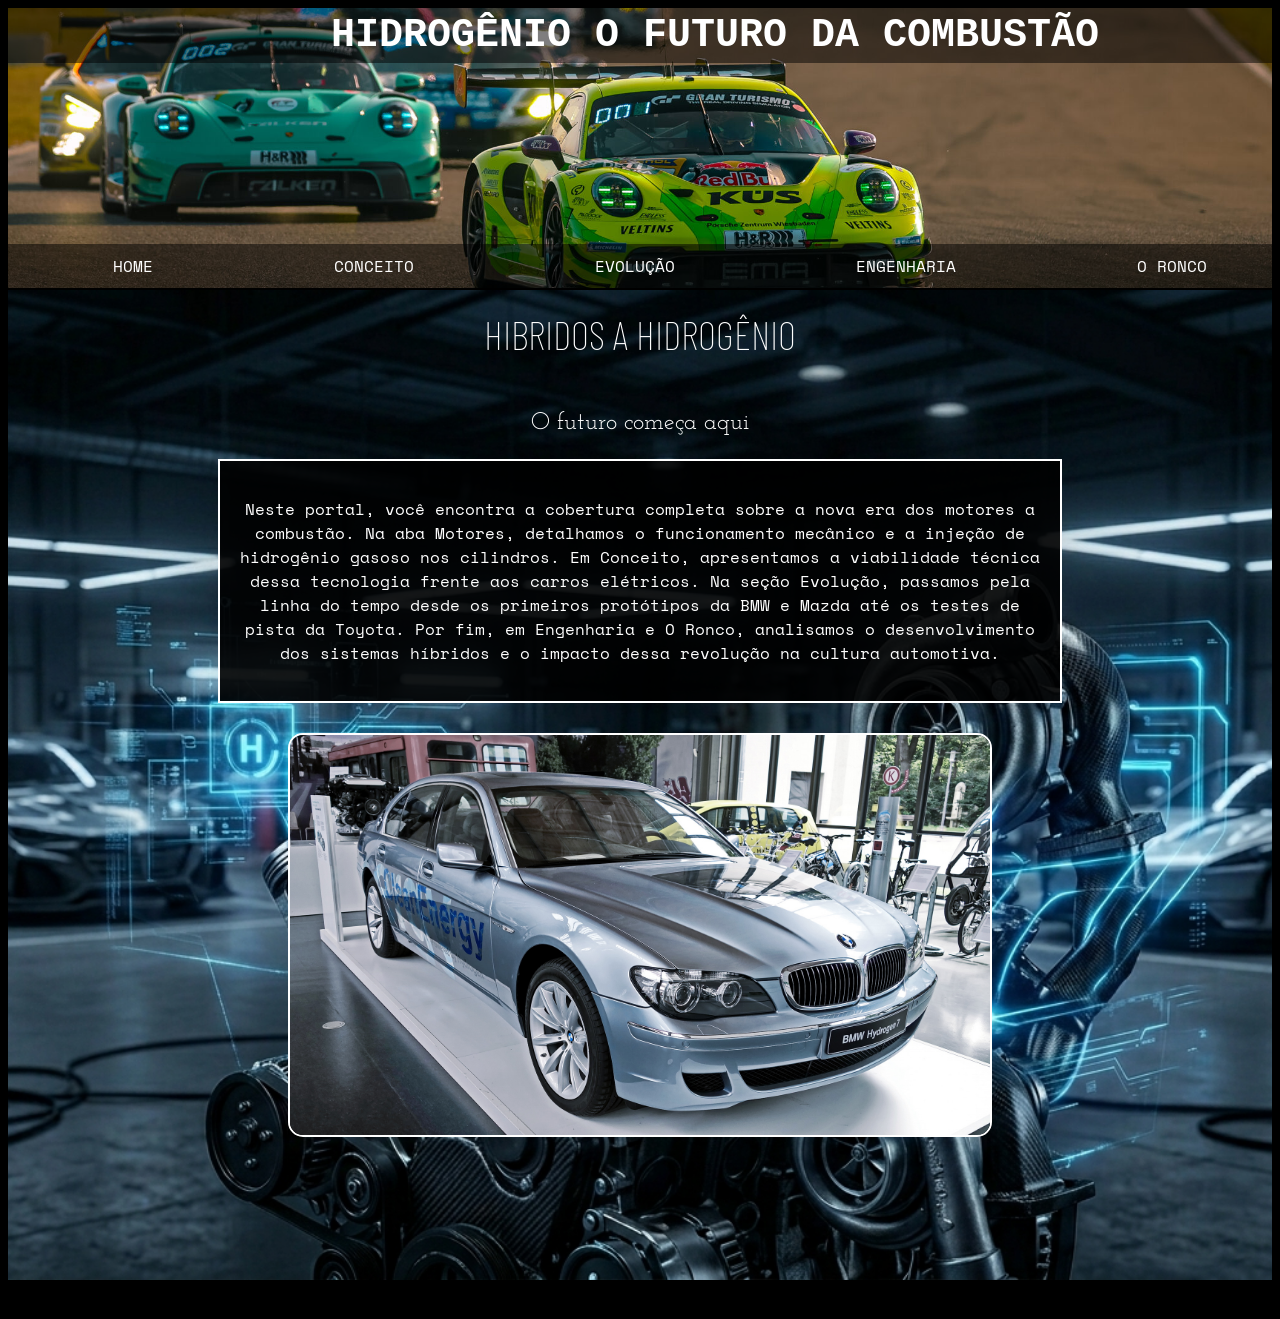
<file: index.html>
<!DOCTYPE html>
<html lang="pt-br">
<head>
    <meta charset="UTF-8">
    <meta name="viewport" content="width=device-width, initial-scale=1.0">

    <title>Hidrogênio</title>
    <link rel="preconnect" href="https://fonts.googleapis.com">
 <link rel="preconnect" href="https://fonts.gstatic.com" crossorigin>
 <link href="https://fonts.googleapis.com/css2?family=Intel+One+Mono:ital,wght@0,300..700;1,300..700&family=Space+Mono:ital,wght@0,400;0,700;1,400;1,700&display=swap" rel="stylesheet">



 <link rel="preconnect" href="https://fonts.googleapis.com">
 <link rel="preconnect" href="https://fonts.gstatic.com" crossorigin>
 <link href="https://fonts.googleapis.com/css2?family=Intel+One+Mono:ital,wght@0,300..700;1,300..700&family=Josefin+Slab:ital,wght@0,100..700;1,100..700&family=Space+Mono:ital,wght@0,400;0,700;1,400;1,700&display=swap" rel="stylesheet">




  <link rel="preconnect" href="https://fonts.googleapis.com">
 <link rel="preconnect" href="https://fonts.gstatic.com" crossorigin>
 <link href="https://fonts.googleapis.com/css2?family=Intel+One+Mono:ital,wght@0,300..700;1,300..700&family=Josefin+Slab:ital,wght@0,100..700;1,100..700&family=Judson:ital,wght@0,400;0,700;1,400&family=Space+Mono:ital,wght@0,400;0,700;1,400;1,700&display=swap" rel="stylesheet">


 <link rel="preconnect" href="https://fonts.googleapis.com">
<link rel="preconnect" href="https://fonts.gstatic.com" crossorigin>
<link href="https://fonts.googleapis.com/css2?family=Barlow+Condensed:ital,wght@0,100;0,200;0,300;0,400;0,500;0,600;0,700;0,800;0,900;1,100;1,200;1,300;1,400;1,500;1,600;1,700;1,800;1,900&display=swap" rel="stylesheet">


<link rel="preconnect" href="https://fonts.googleapis.com">
<link rel="preconnect" href="https://fonts.gstatic.com" crossorigin>
<link href="https://fonts.googleapis.com/css2?family=Josefin+Slab:ital,wght@0,100..700;1,100..700&display=swap" rel="stylesheet">



<link rel="preconnect" href="https://fonts.googleapis.com">
<link rel="preconnect" href="https://fonts.gstatic.com" crossorigin>
<link href="https://fonts.googleapis.com/css2?family=Josefin+Slab:ital,wght@0,100..700;1,100..700&family=Judson:ital,wght@0,400;0,700;1,400&display=swap" rel="stylesheet">


  <link rel="stylesheet" href="style.css">
</head>
<body>
    <nav>
         <img src="1-24hNbr25_062119474657856JB-1-2048x1365.jpg" alt="Combustão de Hidrogênio">
        <h1>HIDROGÊNIO O FUTURO DA COMBUSTÃO</h1>
        <div  class="nav-links">
            <a href="home.html">Home</a>
            <a href="conceito.html">Conceito</a>
            <a href="evolucao.html">Evolução</a>
            <a href="engenharia.html">Engenharia</a>
            <a href="ronco.html">O ronco</a>
        </div>
    </nav>

<div class="container">
 <section class="conteudo">
    <h2>HIBRIDOS A HIDROGÊNIO</h2>
    <p class="subtitulo">O futuro começa aqui</p>

    <div class="texto-principal">
        <p>
        Neste portal, você encontra a cobertura completa sobre a nova era dos motores a combustão. Na aba Motores, detalhamos o funcionamento mecânico e a injeção de hidrogênio gasoso nos cilindros. Em Conceito, apresentamos a viabilidade técnica dessa tecnologia frente aos carros elétricos. Na seção Evolução, passamos pela linha do tempo desde os primeiros protótipos da BMW e Mazda até os testes de pista da Toyota. Por fim, em Engenharia e O Ronco, analisamos o desenvolvimento dos sistemas híbridos e o impacto dessa revolução na cultura automotiva.
        </p>
    </div>


<div class="imagem"> <img src="BMW_Hydrogen_7_(32402740931).jpg" alt="BMW Hydrogen 7">
</div>
</section>
</div>
</body>
</html>
</file>
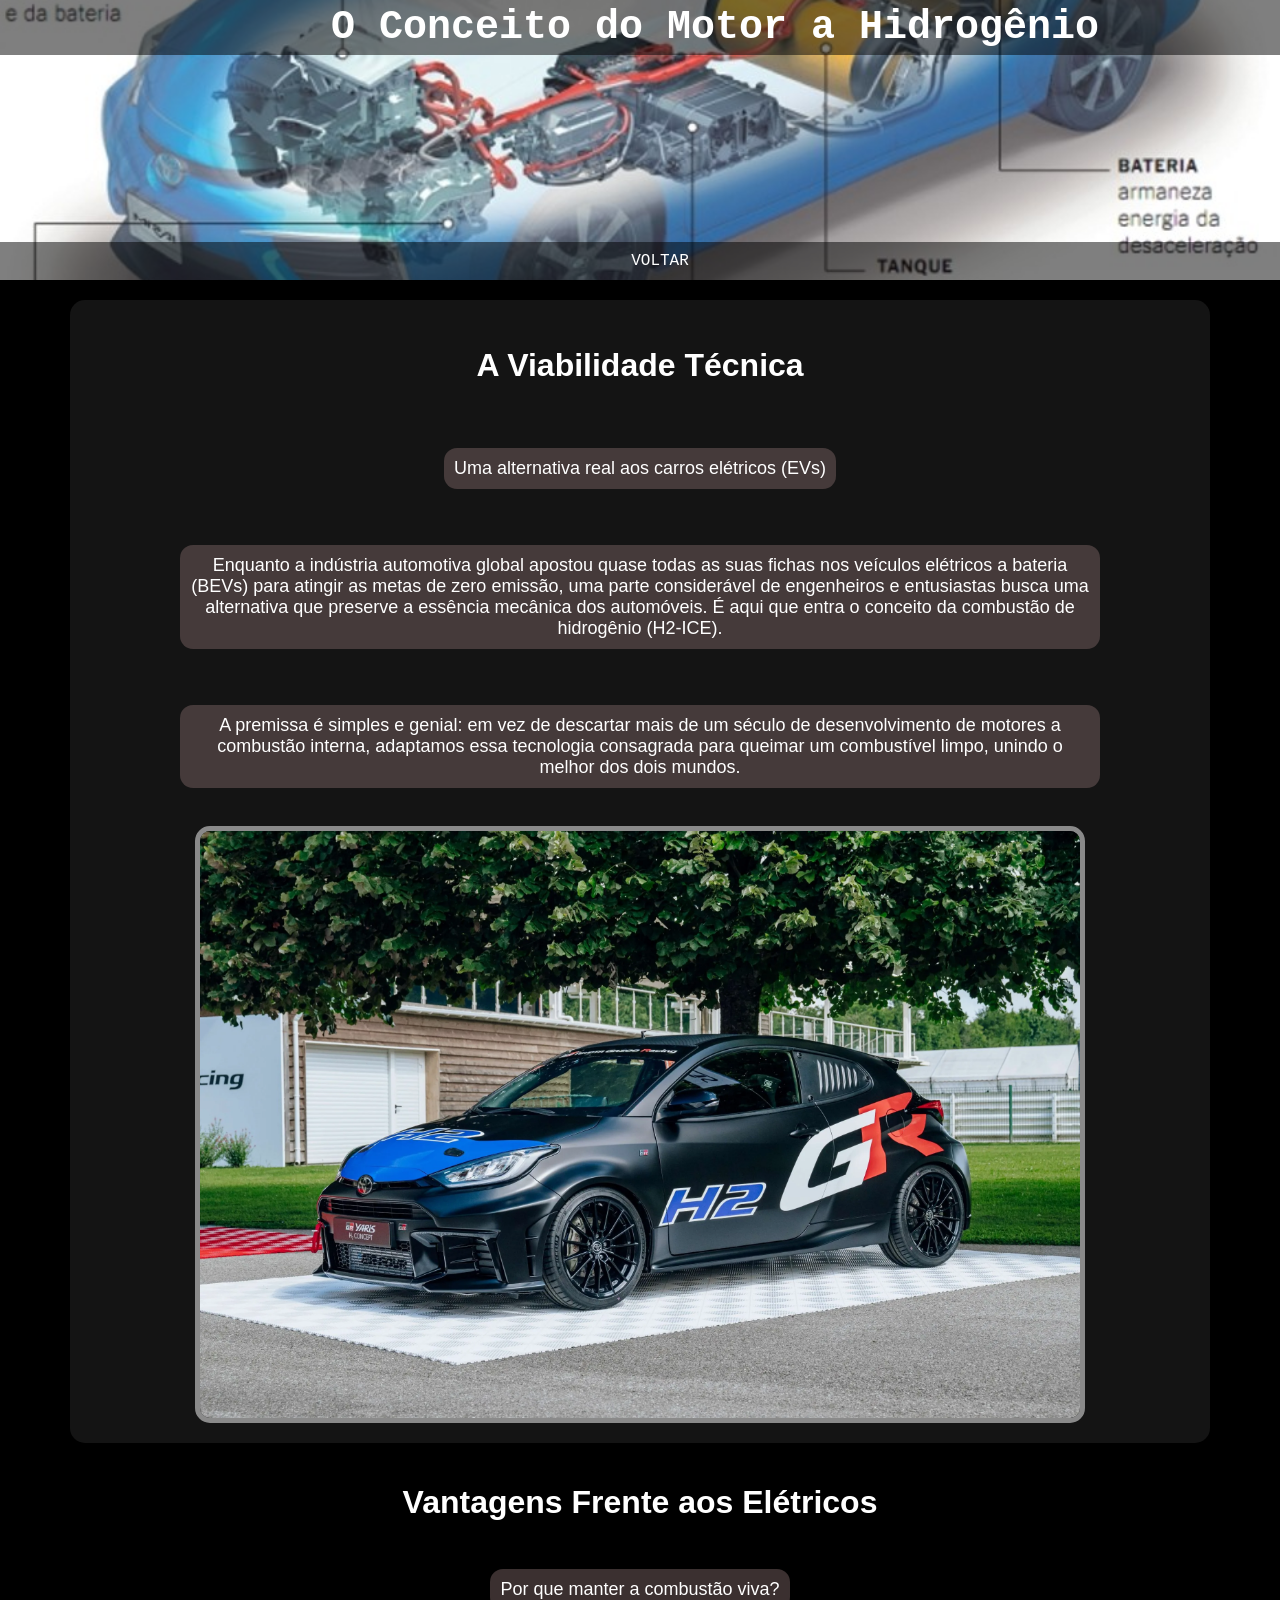
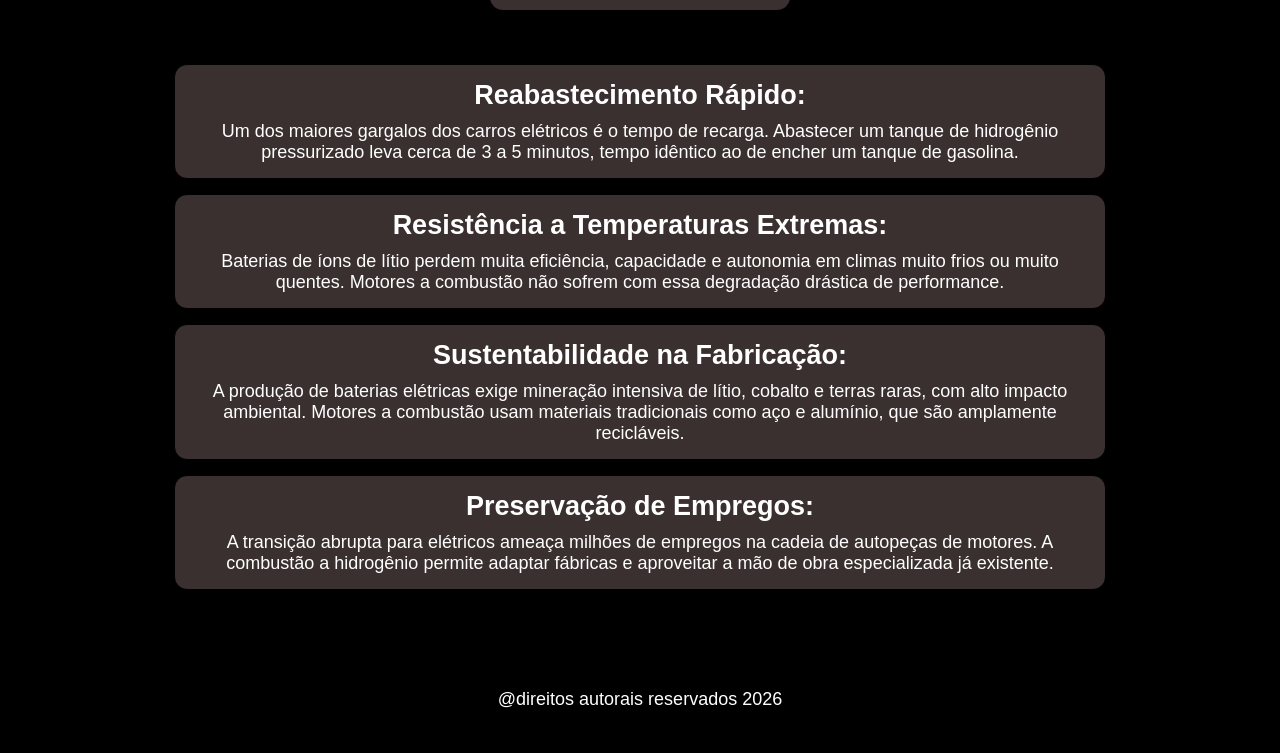
<file: conceito.html>
<!DOCTYPE html>
<html lang="pt-br">
<head>
    <meta charset="UTF-8">
    <meta name="viewport" content="width=device-width, initial-scale=1.0">
    <title>Conceito</title>
    <link rel="stylesheet" href="conceito.css">
</head>
<body>
    <nav>
         <img src="conceito carro a hidrogÊnio.jpg" alt="Conceito do Carro a Hidrogênio">
        <h1>O Conceito do Motor a Hidrogênio</h1>
        <div class="nav-links">
            <a href="index.html">voltar</a>
        </div>
    </nav>

    <div class="box">
        <h2>A Viabilidade Técnica</h2>
        <p class="desc1">Uma alternativa real aos carros elétricos (EVs)</p>
        <p class="desc2">Enquanto a indústria automotiva global apostou quase todas as suas fichas nos veículos elétricos a bateria (BEVs) para atingir as metas de zero emissão, uma parte considerável de engenheiros e entusiastas busca uma alternativa que preserve a essência mecânica dos automóveis. É aqui que entra o conceito da combustão de hidrogênio (H2-ICE).</p>
        <p class="desc3">A premissa é simples e genial: em vez de descartar mais de um século de desenvolvimento de motores a combustão interna, adaptamos essa tecnologia consagrada para queimar um combustível limpo, unindo o melhor dos dois mundos.</p>

        <img src="yaris-hidrogenio.webp" alt="Toyota GR Yaris a Hidrogênio">
    </div>

    <div class="box2">
        <h1>Vantagens Frente aos Elétricos</h1>
        <p class="desc4">Por que manter a combustão viva?</p>
        <ul>
            <li><h2>Reabastecimento Rápido:</h2> Um dos maiores gargalos dos carros elétricos é o tempo de recarga. Abastecer um tanque de hidrogênio pressurizado leva cerca de 3 a 5 minutos, tempo idêntico ao de encher um tanque de gasolina.</li>
            <li><h2>Resistência a Temperaturas Extremas:</h2> Baterias de íons de lítio perdem muita eficiência, capacidade e autonomia em climas muito frios ou muito quentes. Motores a combustão não sofrem com essa degradação drástica de performance.</li>
            <li><h2>Sustentabilidade na Fabricação:</h2> A produção de baterias elétricas exige mineração intensiva de lítio, cobalto e terras raras, com alto impacto ambiental. Motores a combustão usam materiais tradicionais como aço e alumínio, que são amplamente recicláveis.</li>
            <li><h2>Preservação de Empregos:</h2> A transição abrupta para elétricos ameaça milhões de empregos na cadeia de autopeças de motores. A combustão a hidrogênio permite adaptar fábricas e aproveitar a mão de obra especializada já existente.</li>
        </ul>
    </div>

    <div class="p2">
        <p class="1">@direitos autorais reservados 2026</p>
    </div>
</body>
</html>
</file>
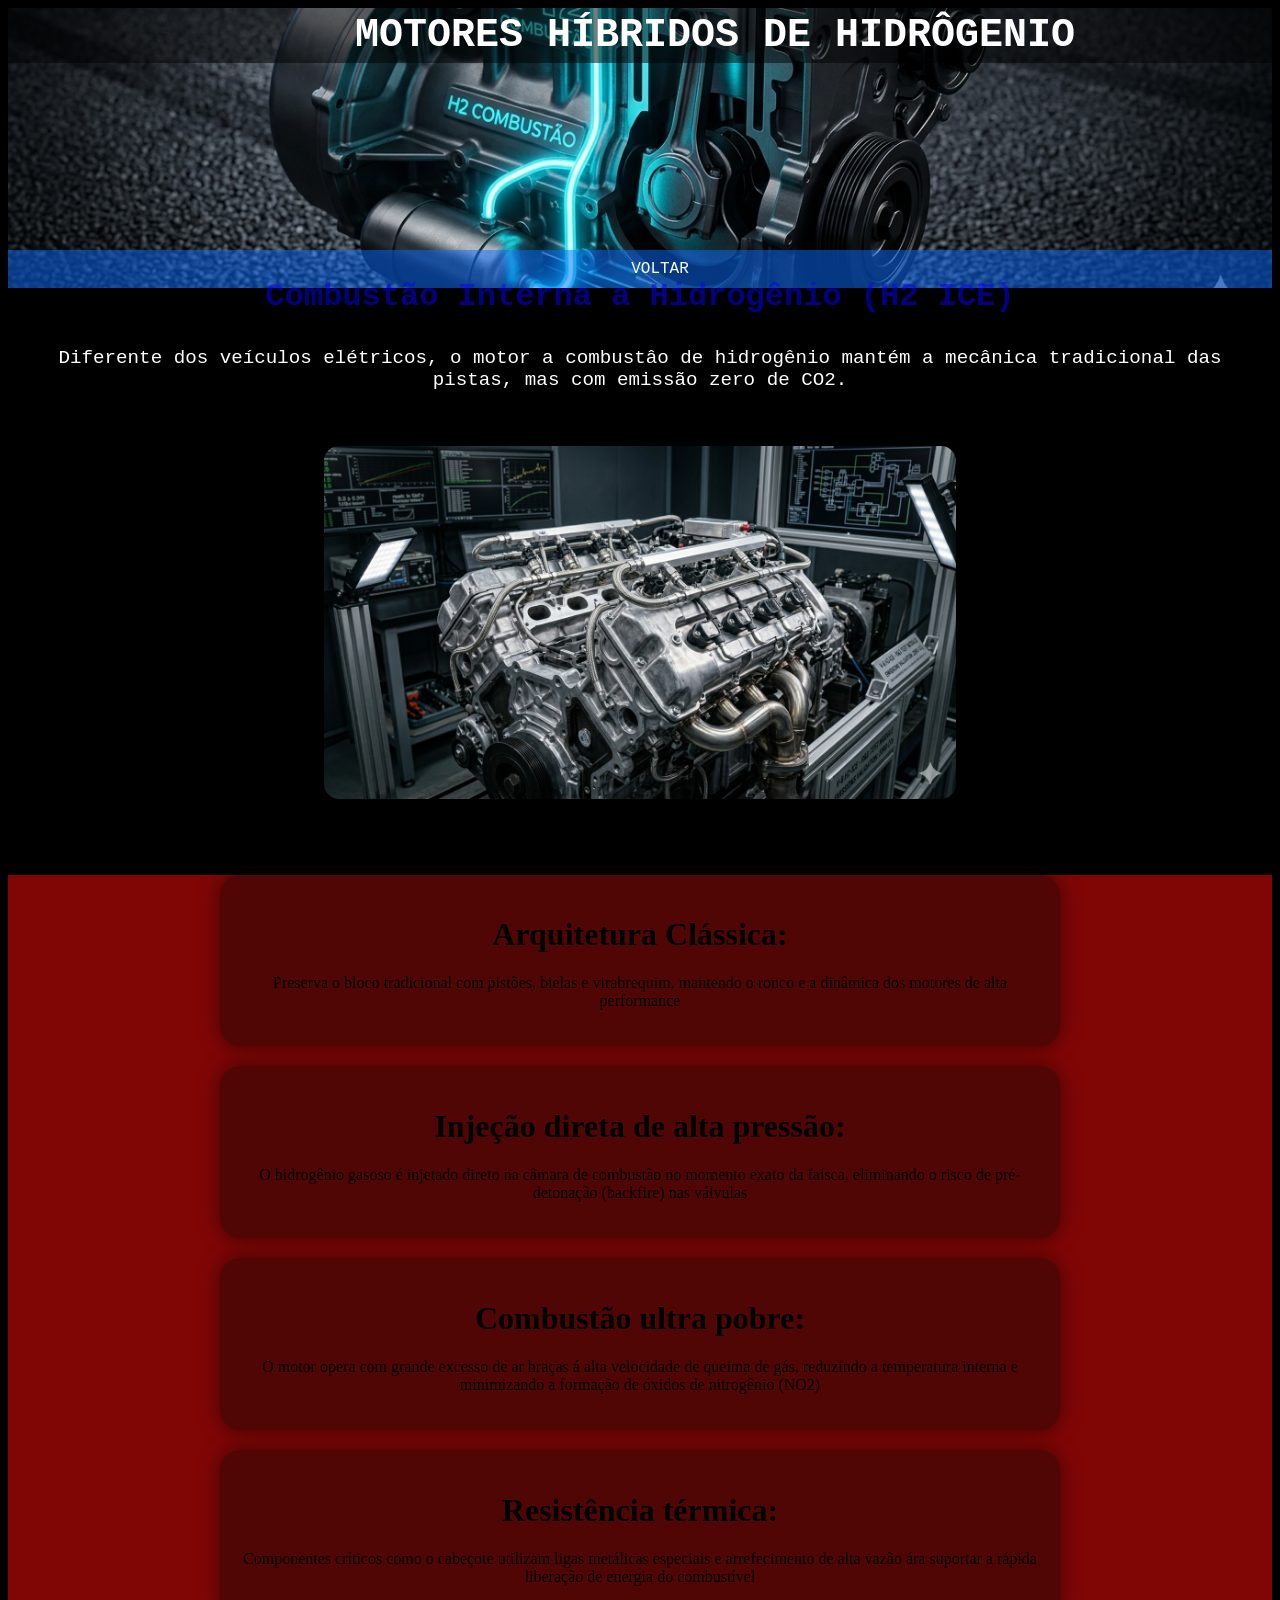
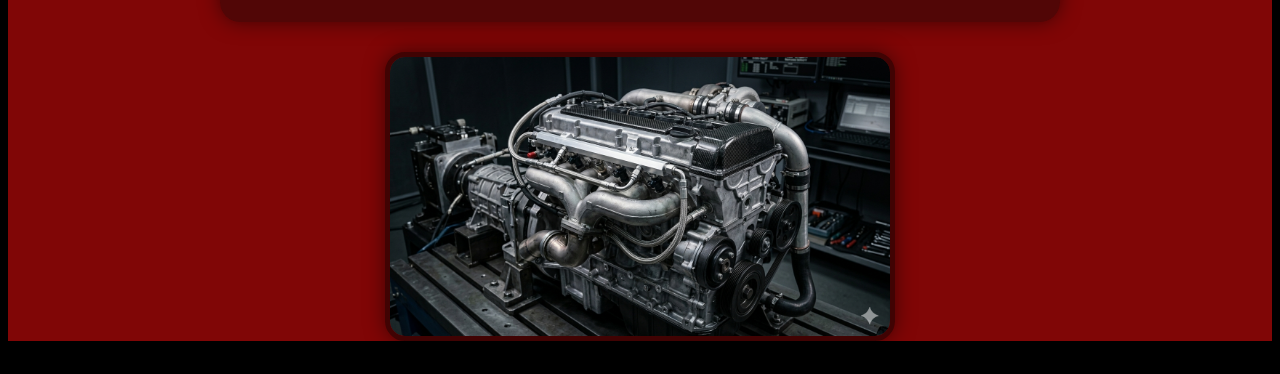
<file: engenharia.html>
<!DOCTYPE html>
<html lang="pt-br">
<head>
    <meta charset="UTF-8">
    <meta name="viewport" content="width=device-width, initial-scale=1.0">
    <title>Engenharia de Hidrogênio</title>
    <link rel="stylesheet" href="engenharia.css">
</head>
<body>
        <nav>
         <img src="Gemini_Generated_Image_dygel9dygel9dyge.png" alt="Combustão de Hidrogênio">
        <h1>MOTORES HÍBRIDOS DE HIDRÔGENIO</h1>
        <div  class="nav-links">
            <a href="index.html">voltar</a>
        </div>
    </nav>
    <div class="container">
    <h1>Combustão Interna a Hidrogênio (H2 ICE)</h1>
    <p>Diferente dos veículos elétricos,
         o motor a combustâo de hidrogênio mantém a mecânica tradicional das pistas,
          mas com emissão zero de CO2.</p>
    <img src="Gemini_Generated_Image_pqb5vypqb5vypqb5.png" alt="Combustão Interna a Hidrogênio">
    </div>
<div class="background">
    <div class="cards1">
        <h1>Arquitetura Clássica:</h1>
        <p>Preserva o bloco tradicional com pistões, bielas e virabrequim, mantendo o ronco  e a dinâmica dos motores de alta performance </p>
    </div>

        <div class="cards2">
        <h1>Injeção direta de alta pressão:</h1>
        <p>O hidrogênio gasoso é injetado direto na câmara de combustão no momento exato da faísca, eliminando o risco de pré-detonação (backfire) nas válvulas</p>
    </div>

            <div class="cards3">
        <h1>Combustão ultra pobre:</h1>
        <p>O motor opera com grande excesso de ar hraças á alta velocidade de queima de gás, reduzindo a temperatura interna e minimizando a formação de óxidos de nitrogênio (NO2)</p>
    </div>

                <div class="cards4">
        <h1>Resistência térmica:</h1>
        <p>Componentes críticos como o cabeçote utilizam ligas metálicas especiais e arrefecimento de alta vazão ára suportar a rápida liberação de energia do combustível</p>
    </div>

    <div class="imagem">
        <img src="Gemini_Generated_Image_97k7mk97k7mk97k7.png" alt="Motor a combustão de hidrogênio">
    </div>
    </div>
</body>
</html>
</file>
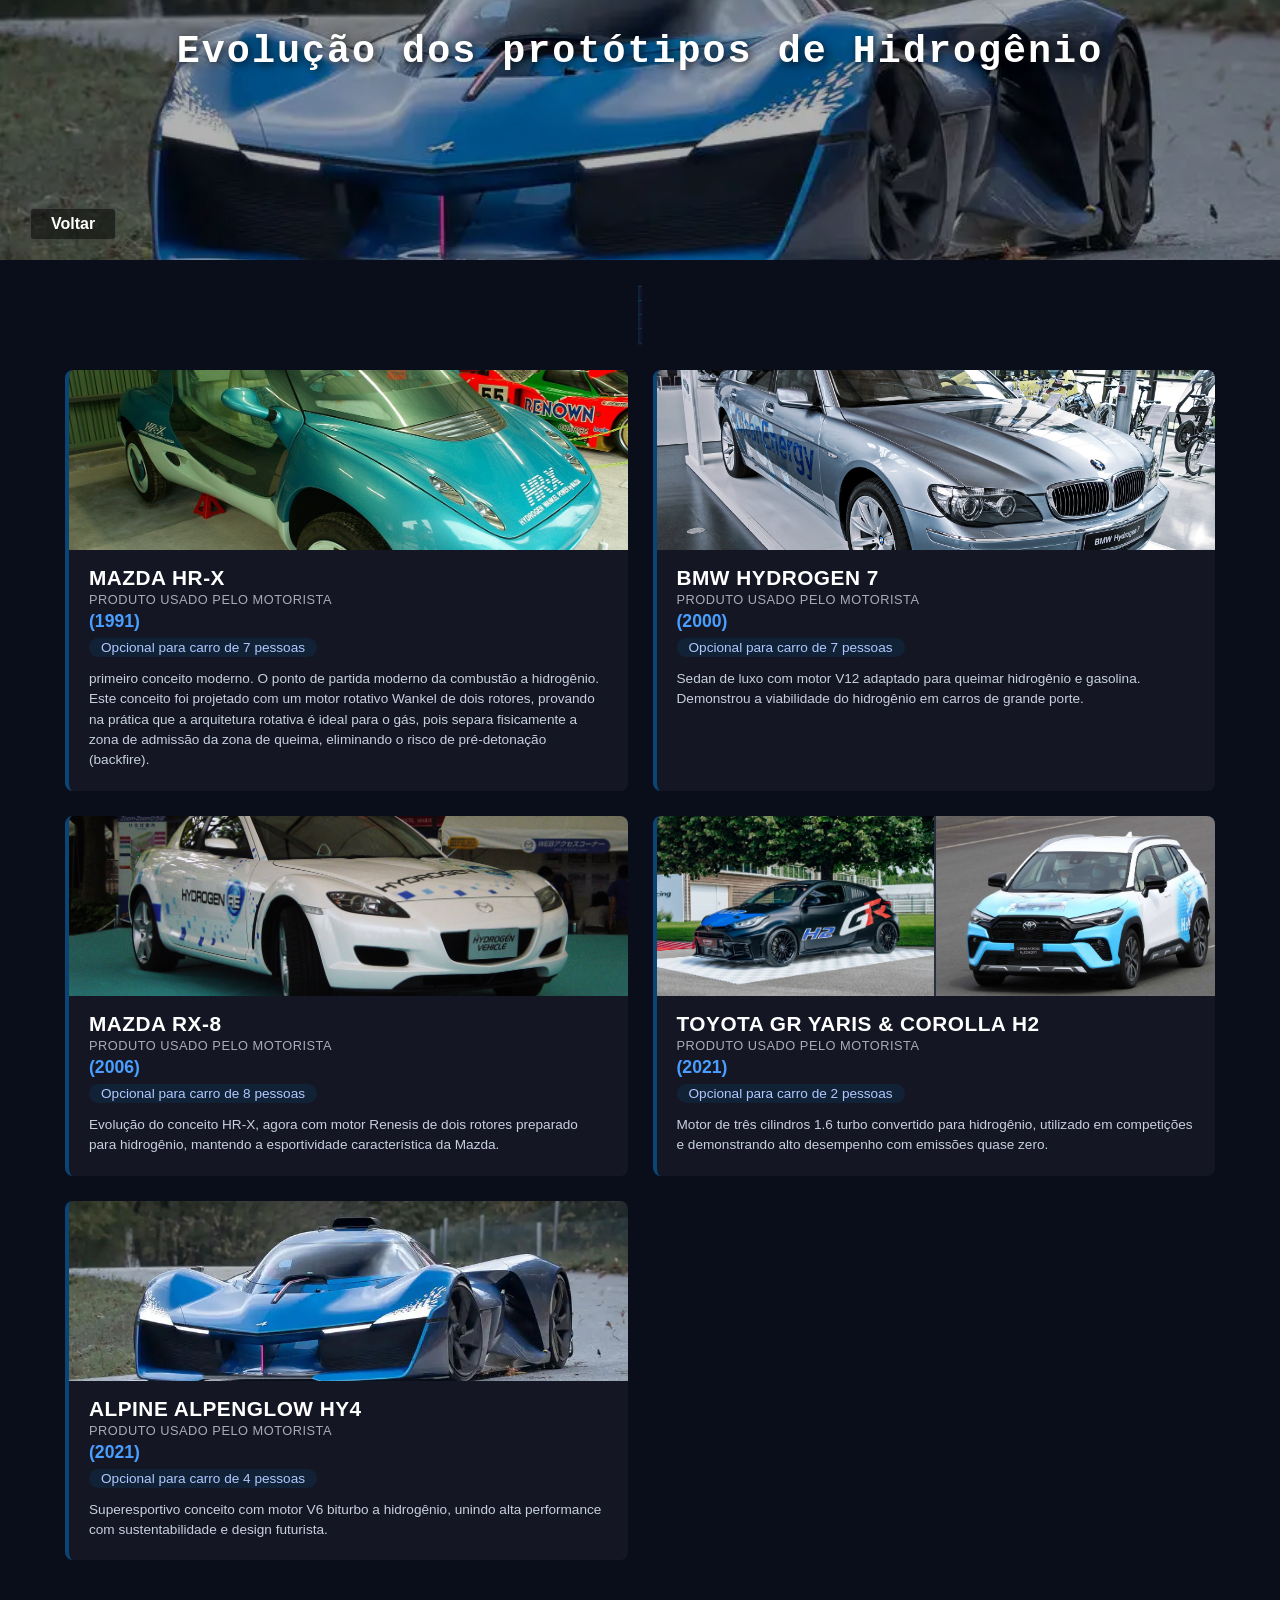
<file: evolucao.html>
<!DOCTYPE html>
<html lang="pt-br">
<head>
    <meta charset="UTF-8">
    <meta name="viewport" content="width=device-width, initial-scale=1.0">
    <title>Evolução dos protótipos de Hidrogênio</title>
    <link rel="stylesheet" href="evolucao.css">
</head>
<body>

    
    <nav>
        <div class="nav-banner">
            <img src="alpine-alpenglow-hy4-front-quarter-cornering.webp" alt="Banner" class="banner-img">
        </div>
        <div class="nav-content">
            <h1>Evolução dos protótipos de Hidrogênio</h1>
            <div class="voltar">
                <a href="index.html">Voltar</a>
            </div>
        </div>
    </nav>

    
    <div class="linha-do-tempo">
        <img src="Screenshot 2026-06-16 08.06.00.png" alt="Linha do tempo">
    </div>

    
    <div class="cards-grid">

    
        <div class="card">
            <div class="card-imagem">
                <img src="Mazda_HR-X.JPG" alt="Mazda HR-X">
            </div>
            <div class="card-conteudo">
                <h2>MAZDA HR-X</h2>
                <p class="produto">Produto usado pelo motorista</p>
                <p class="ano">(1991)</p>
                <p class="detalhe">Opcional para carro de 7 pessoas</p>
                <p class="descricao">
                    primeiro conceito moderno. O ponto de partida moderno da combustão a hidrogênio. 
                    Este conceito foi projetado com um motor rotativo Wankel de dois rotores, provando 
                    na prática que a arquitetura rotativa é ideal para o gás, pois separa fisicamente 
                    a zona de admissão da zona de queima, eliminando o risco de pré-detonação (backfire).
                </p>
            </div>
        </div>

      
        <div class="card">
            <div class="card-imagem">
                <img src="BMW_Hydrogen_7_(32402740931).jpg" alt="BMW Hydrogen 7" onerror="this.src='https://via.placeholder.com/300x200/0B4575/FFFFFF?text=BMW+H2+7'">
            </div>
            <div class="card-conteudo">
                <h2>BMW HYDROGEN 7</h2>
                <p class="produto">Produto usado pelo motorista</p>
                <p class="ano">(2000)</p>
                <p class="detalhe">Opcional para carro de 7 pessoas</p>
                <p class="descricao">
                    Sedan de luxo com motor V12 adaptado para queimar hidrogênio e gasolina. 
                    Demonstrou a viabilidade do hidrogênio em carros de grande porte.
                </p>
            </div>
        </div>

       
        <div class="card">
            <div class="card-imagem">
                <img src="Mazda_RX8_hydrogen_rotary_car_1.jpg" alt="Mazda RX-8" onerror="this.src='https://via.placeholder.com/300x200/0B4575/FFFFFF?text=Mazda+RX-8+H2'">
            </div>
            <div class="card-conteudo">
                <h2>MAZDA RX-8</h2>
                <p class="produto">Produto usado pelo motorista</p>
                <p class="ano">(2006)</p>
                <p class="detalhe">Opcional para carro de 8 pessoas</p>
                <p class="descricao">
                    Evolução do conceito HR-X, agora com motor Renesis de dois rotores 
                    preparado para hidrogênio, mantendo a esportividade característica da Mazda.
                </p>
            </div>
        </div>

      
<div class="card">
    <div class="card-imagem dupla">
        <img src="yaris-hidrogenio.webp" alt="Toyota GR Yaris H2" class="img-esquerda">
        <img src="toyota-corolla-cross-hydrogen-2022.jpg" alt="Toyota Corolla H2" class="img-direita">
    </div>
    <div class="card-conteudo">
        <h2>TOYOTA GR YARIS &amp; COROLLA H2</h2>
        <p class="produto">Produto usado pelo motorista</p>
        <p class="ano">(2021)</p>
        <p class="detalhe">Opcional para carro de 2 pessoas</p>
        <p class="descricao">
            Motor de três cilindros 1.6 turbo convertido para hidrogênio, utilizado 
            em competições e demonstrando alto desempenho com emissões quase zero.
        </p>
    </div>
</div>

       
        <div class="card">
            <div class="card-imagem">
                <img src="alpine-alpenglow-hy4-front-quarter-cornering.webp" alt="Alpine Alpenglow HY4">
            </div>
            <div class="card-conteudo">
                <h2>ALPINE ALPENGLOW HY4</h2>
                <p class="produto">Produto usado pelo motorista</p>
                <p class="ano">(2021)</p>
                <p class="detalhe">Opcional para carro de 4 pessoas</p>
                <p class="descricao">
                    Superesportivo conceito com motor V6 biturbo a hidrogênio, unindo 
                    alta performance com sustentabilidade e design futurista.
                </p>
            </div>
        </div>

    </div>

</body>
</html>
</file>
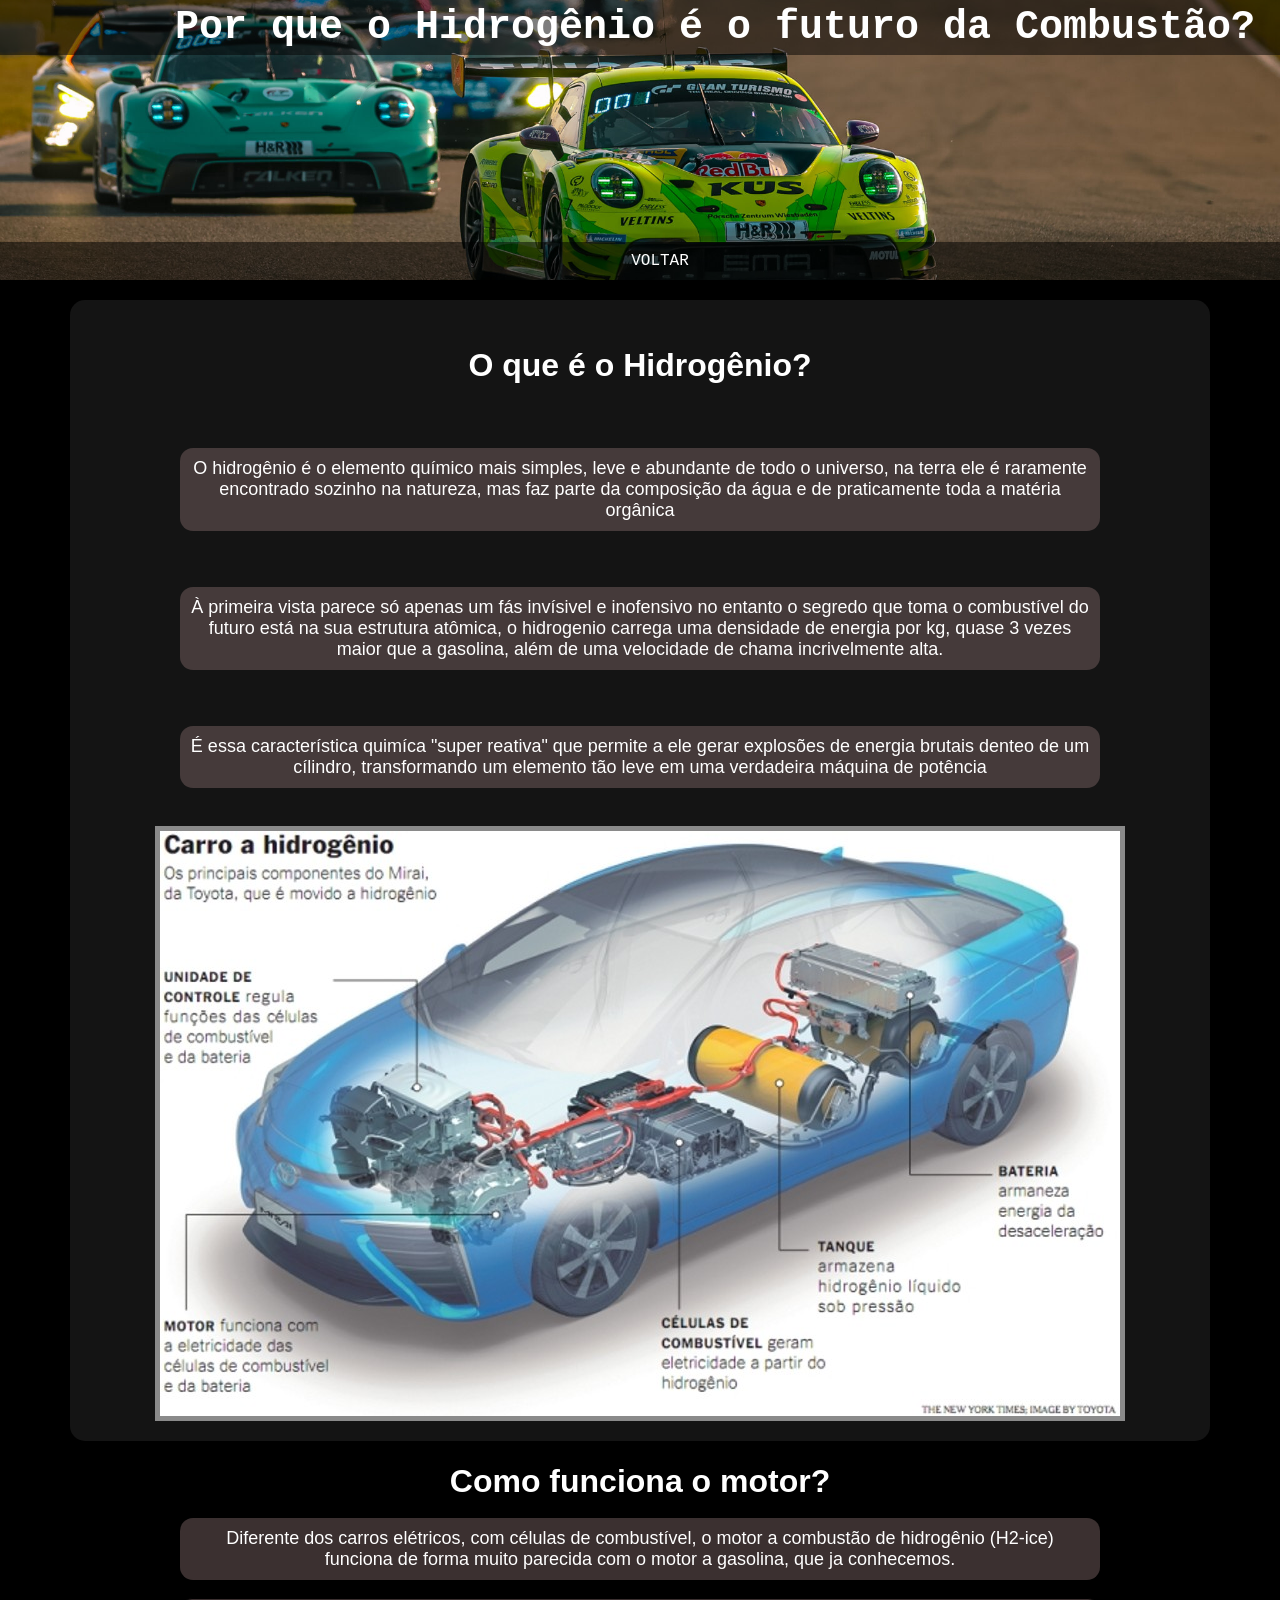
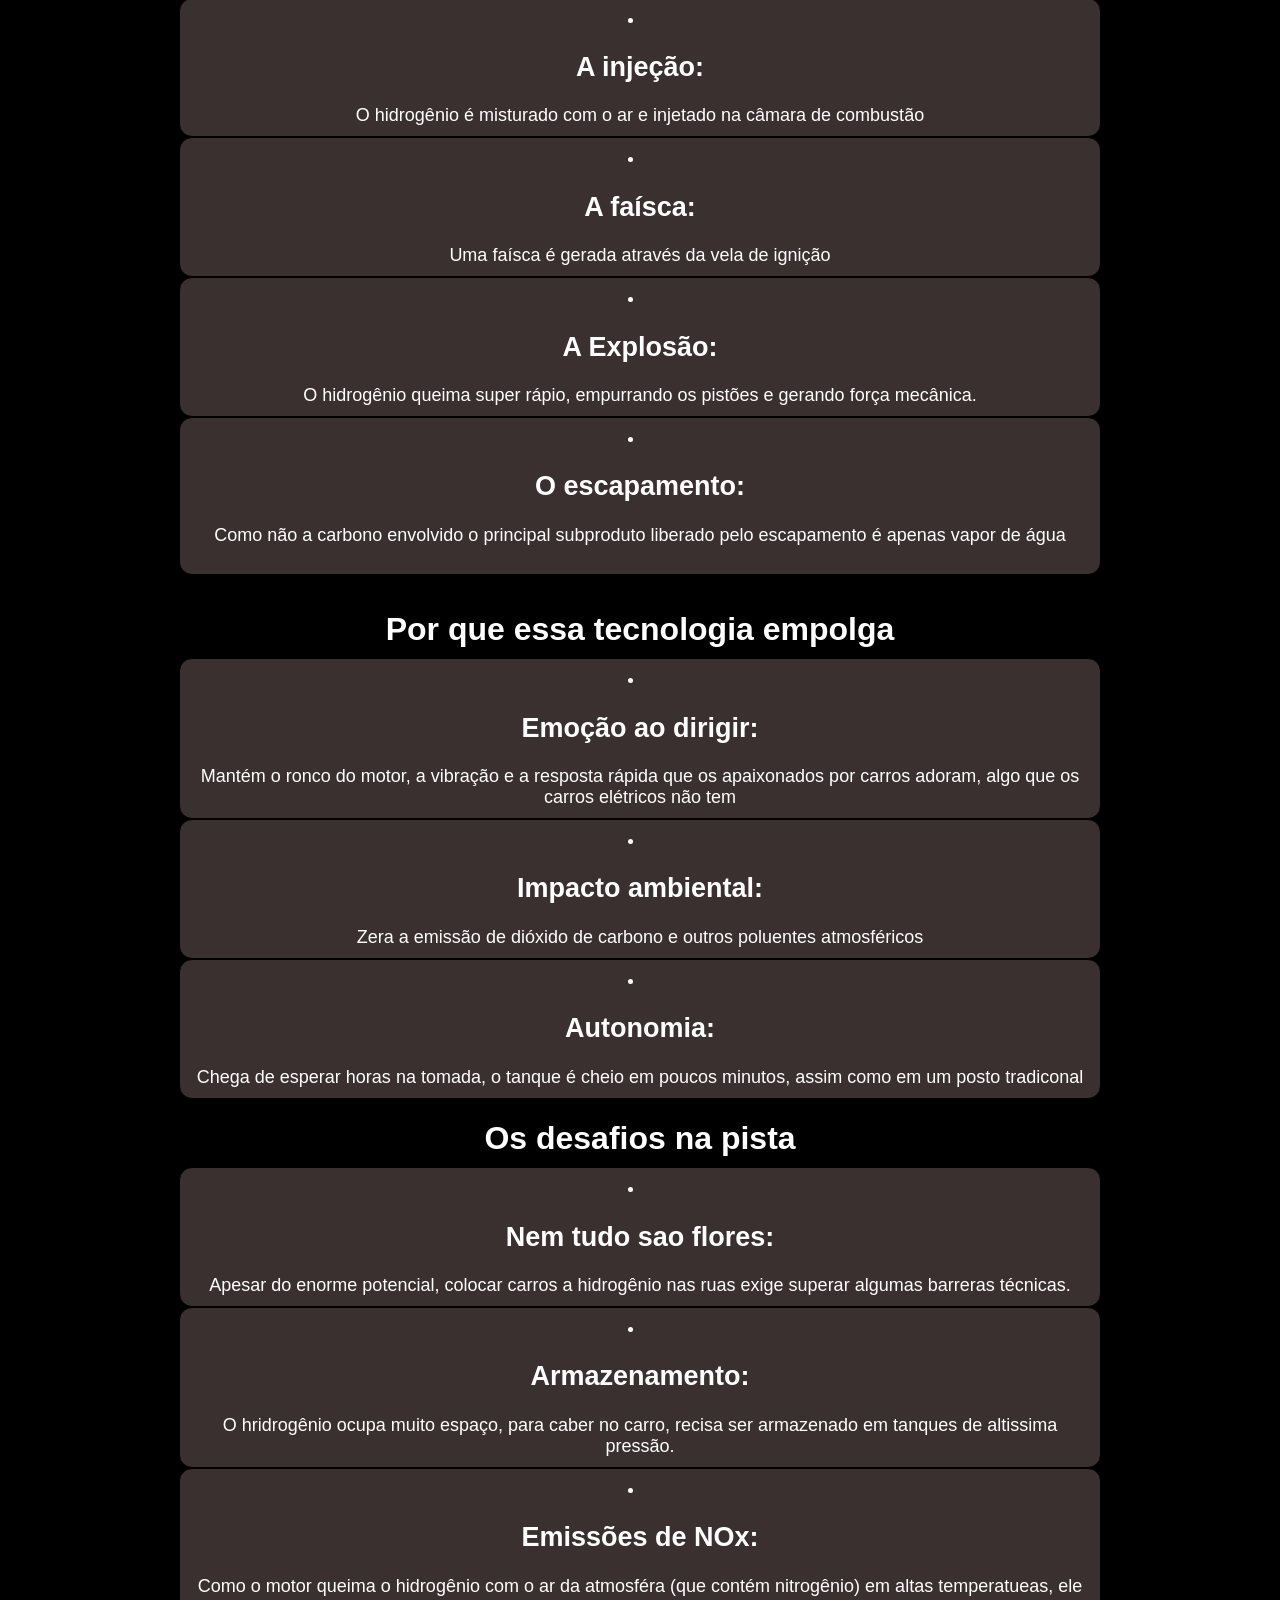
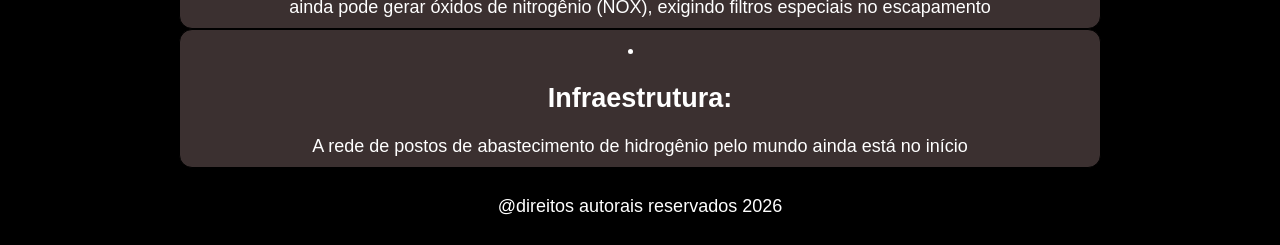
<file: home.html>
<!DOCTYPE html>
<html lang="pt-br">
<head>
    <meta charset="UTF-8">
    <meta name="viewport" content="width=device-width, initial-scale=1.0">

    <title>Hidrogênio</title>

  <link rel="stylesheet" href="home.css">
</head>
<body>
    <nav>
         <img src="1-24hNbr25_062119474657856JB-1-2048x1365.jpg" alt="Combustão de Hidrogênio">
        <h1>Por que o Hidrogênio é o futuro da Combustão?</h1>
        <div  class="nav-links">
            <a href="index.html">voltar</a>
        </div>
    </nav>


    <div class="box">
        <h2>O que é o Hidrogênio?</h2>
        <p class="desc1">O hidrogênio é o elemento químico mais simples, leve e abundante de todo o universo, na terra ele é raramente encontrado sozinho na natureza, mas faz parte  da composição da água e de praticamente toda a matéria orgânica</p>
        <p class="desc2">À primeira vista parece só apenas um fás invísivel e inofensivo no entanto o segredo que toma o combustível do futuro está na sua estrutura atômica, o hidrogenio carrega uma densidade de energia por kg, quase 3 vezes maior que a gasolina, além de uma velocidade de chama incrivelmente alta.</p>
        <p class="desc3">É essa característica quimíca "super reativa" que permite a ele gerar explosões de energia brutais denteo de um cílindro, transformando um elemento tão leve em uma verdadeira máquina de potência</p>

        <img src="conceito carro a hidrogÊnio.jpg" alt="Conceito de como deve ficar o carro" class="hidrogenio">
    </div>

    <div class="box2">
        <h1>Como funciona o motor?</h1>
        <p class="desc4">Diferente dos carros elétricos, com células de combustível, o motor a combustão de hidrogênio (H2-ice) funciona de forma muito parecida com o motor a gasolina, que ja conhecemos.</p>
        <li><h2>A injeção:</h2>O hidrogênio é misturado com o ar e injetado na câmara de combustão</li>
        <li><h2>A faísca:</h2>Uma faísca é gerada através da vela de ignição</li>
        <li><h2>A Explosão:</h2>O hidrogênio queima super rápio, empurrando os pistões e gerando força mecânica.</li>
        <li><h2>O escapamento:</h2><p>Como não a carbono envolvido o principal subproduto liberado pelo escapamento é apenas vapor de água</p>
        </p>
    </div>

    <div class="box3">
        <h1>Por que essa tecnologia empolga</h1>
        <li><h2>Emoção ao dirigir:</h2>Mantém o ronco do motor, a vibração e a resposta rápida que os apaixonados por carros adoram, algo que os carros elétricos não tem</li>
        <li><h2>Impacto ambiental:</h2>Zera a emissão de dióxido de carbono e outros poluentes atmosféricos</li>
        <li><h2>Autonomia:</h2>Chega de esperar horas na tomada, o tanque é cheio em poucos minutos, assim como em um posto tradiconal</li>
    </div>

    <div class="box4">
        <h1>Os desafios na pista</h1>
        <li><h2>Nem tudo sao flores:</h2>Apesar do enorme potencial, colocar carros a hidrogênio nas ruas exige superar algumas barreras técnicas.</li>
        <li><h2>Armazenamento:</h2>O hridrogênio ocupa muito espaço, para caber no carro, recisa ser armazenado em tanques de altissima pressão.</li>
        <li><h2>Emissões de NOx:</h2>Como o motor queima o hidrogênio com o ar da atmosféra (que contém nitrogênio) em altas temperatueas, ele ainda pode gerar óxidos de nitrogênio (NOX), exigindo filtros especiais no escapamento</li>
        <li><h2>Infraestrutura:</h2>A rede de postos de abastecimento de hidrogênio pelo mundo ainda está no início</li>
    </div>
<div class="p2">
    <p class="1">@direitos autorais reservados 2026</p>
</div>
</body>
</html>
</file>
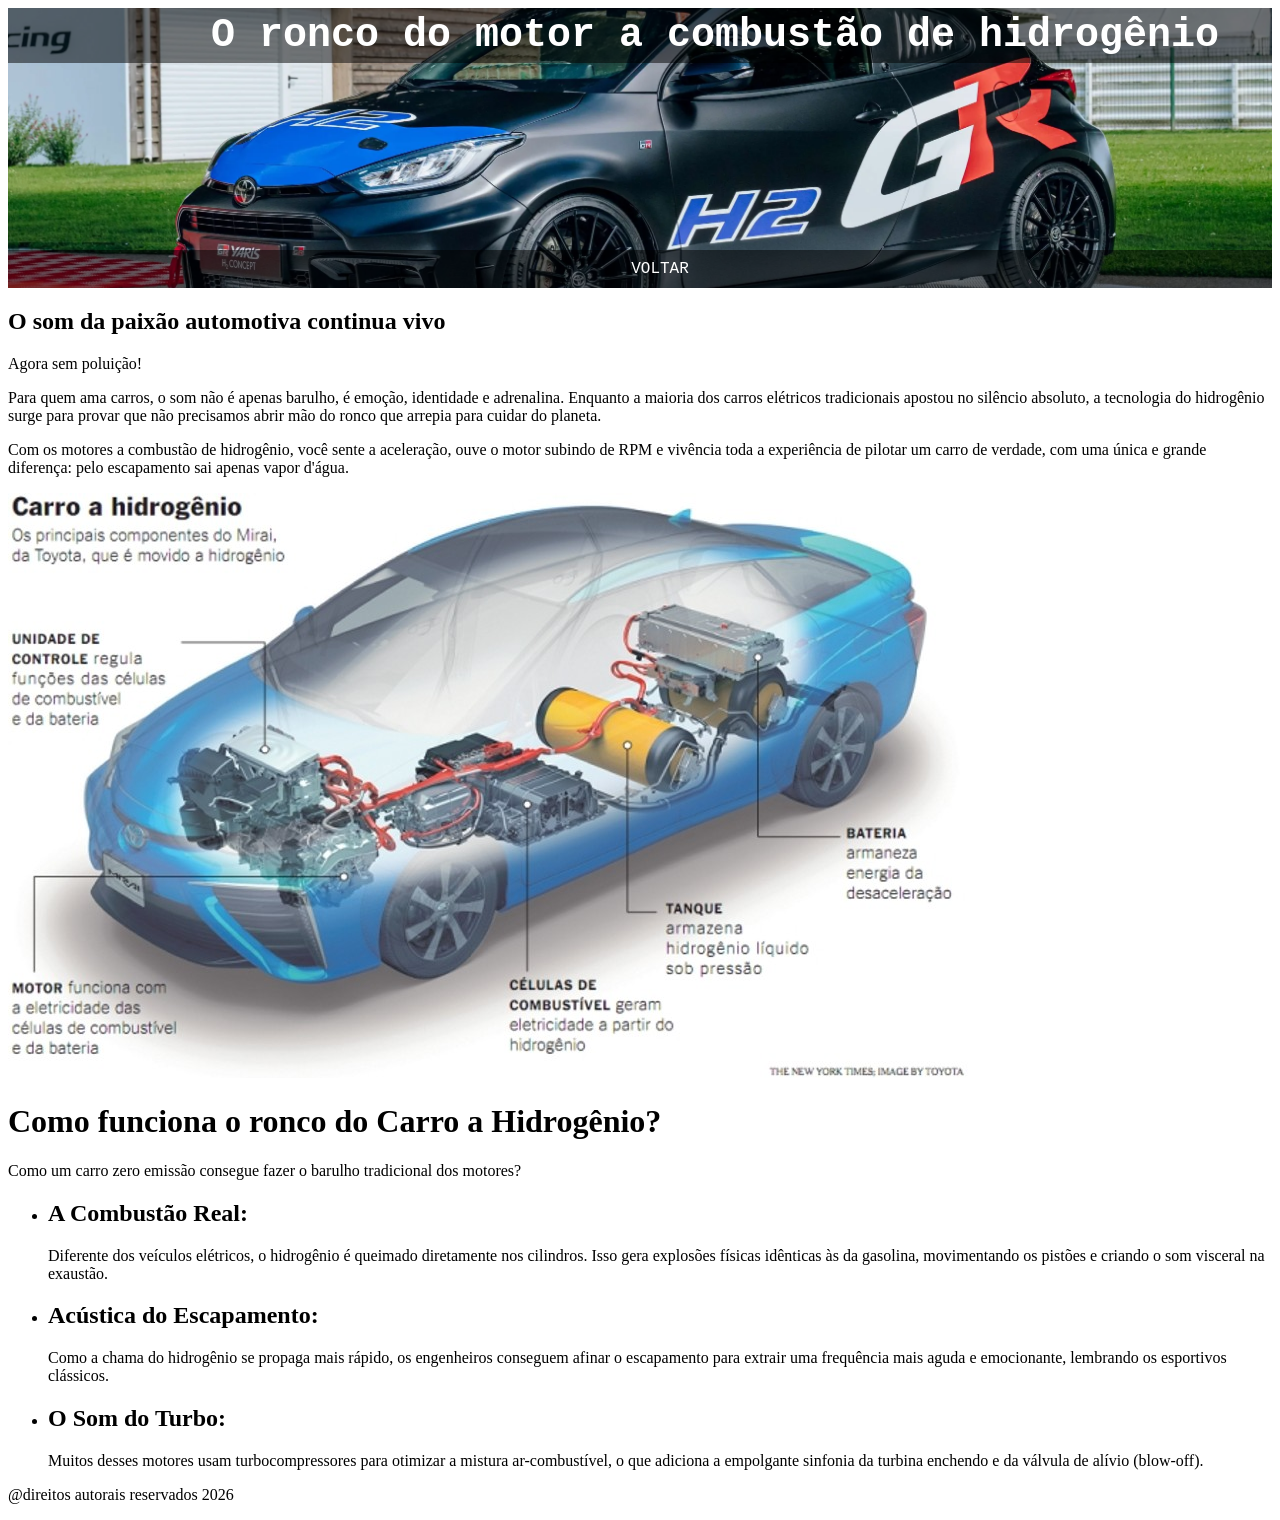
<file: ronco.html>
<!DOCTYPE html>
<html lang="pt-br">
<head>
    <meta charset="UTF-8">
    <meta name="viewport" content="width=device-width, initial-scale=1.0">
    <title>O Ronco e Conceito</title>
    <link rel="stylesheet" href="ronco.css">
</head>
<body>
    <nav>
         <img src="yaris-hidrogenio.webp" alt="Combustão de Hidrogênio">
        <h1>O ronco do motor a combustão de hidrogênio</h1>
        <div class="nav-links">
            <a href="index.html">voltar</a>
        </div>
    </nav>

    <div class="box">
        <h2>O som da paixão automotiva continua vivo</h2>
        <p class="desc1">Agora sem poluição!</p>
        <p class="desc2">Para quem ama carros, o som não é apenas barulho, é emoção, identidade e adrenalina. Enquanto a maioria dos carros elétricos tradicionais apostou no silêncio absoluto, a tecnologia do hidrogênio surge para provar que não precisamos abrir mão do ronco que arrepia para cuidar do planeta.</p>
        <p class="desc3">Com os motores a combustão de hidrogênio, você sente a aceleração, ouve o motor subindo de RPM e vivência toda a experiência de pilotar um carro de verdade, com uma única e grande diferença: pelo escapamento sai apenas vapor d'água.</p>

        <img src="conceito carro a hidrogÊnio.jpg" alt="Ronco do motor a combustão de hidrogênio">
    </div>

    <div class="box2">
        <h1>Como funciona o ronco do Carro a Hidrogênio?</h1>
        <p class="desc4">Como um carro zero emissão consegue fazer o barulho tradicional dos motores?</p>
        <ul>
            <li><h2>A Combustão Real:</h2> Diferente dos veículos elétricos, o hidrogênio é queimado diretamente nos cilindros. Isso gera explosões físicas idênticas às da gasolina, movimentando os pistões e criando o som visceral na exaustão.</li>
            <li><h2>Acústica do Escapamento:</h2> Como a chama do hidrogênio se propaga mais rápido, os engenheiros conseguem afinar o escapamento para extrair uma frequência mais aguda e emocionante, lembrando os esportivos clássicos.</li>
            <li><h2>O Som do Turbo:</h2> Muitos desses motores usam turbocompressores para otimizar a mistura ar-combustível, o que adiciona a empolgante sinfonia da turbina enchendo e da válvula de alívio (blow-off).</li>
        </ul>
    </div>

    <div class="p2">
        <p class="1">@direitos autorais reservados 2026</p>
    </div>
</body>
</html>
</file>
<file: style.css>
.conteudo {
    background-image: url('Gemini_Generated_Image_zbgyv1zbgyv1zbgy.png');
    background-size: cover;
    background-position: center;
    min-height: 110vh;
}

body {
    background-color: black;
}




nav {
    position: relative;
    height: 280px;
    overflow: hidden;
}



nav img {
 position: absolute;
  width: 100%;
  height: 300px;
  object-fit: cover;
  object-position: center 90%;
}

.container{
    position: relative;
    top: -31px
}


nav h1 {
    margin: 0;
    text-align: center;
    font-family: 'Intel+One+Mono', monospace;
    padding: 5px 75px;
    position: absolute;
    width: 100%;
    background-color: rgba(0, 0, 0, 0.5);
    top: 0;
    left: 0;
    color: white;
    font-size: 2.5em;
}


.nav-links {
        position: absolute;
        bottom: 0;
        left: 0;
        width: 100%;
        justify-content: space-around;
        background-color: rgba(0, 0, 0, 0.5);
        padding: 10px 20px;
        display: flex;
        gap: 10px;
    }  


.nav-links a {
    color: white;
    text-decoration: none;
    text-transform: uppercase;
    font-family: 'Space Mono', monospace;
}



.conteudo h2 {
    font-family: "Barlow Condensed", sans-serif;
    font-weight: 100;
    font-style: normal;
    color: white;
    text-align: center;
    padding: 20px;
    font-size: 2.5em;
}


.conteudo .subtitulo {
    font-family: "Josefin Slab", serif;
    font-optical-sizing: auto;
    font-weight: 400;
    font-style: normal;
    font-size: 1.5em;
}








.conteudo p {
    text-align: center;
    font-family: 'Space Mono', monospace;
    color: white;
    text-align: center;
}




.conteudo .texto-principal {
    border: 2px solid white;
    background-color: rgba(0, 0, 0, 0.9);
    max-width: 800px;
    margin: 0 auto;
    padding: 20px;
    font-family: "Josefin Slab", serif;
    font-weight: 400; 
    color: white;
    text-align: center;
}



.imagem img {
    border: 2px solid white;
    width: 700px; 
    height: 400px; 
    object-fit: cover; 
    display: block; 
    margin: 0 auto;  
    margin-top: 30px; 
    border-radius: 15px; 
}
</file>
<file: conceito.css>
body {
    background-color: black;
    color: white;
    margin: 0;
    font-family: Arial, sans-serif;
}

nav {
    position: relative;
    height: 280px;
    overflow: hidden;
}

nav img {
    position: absolute;
    width: 100%;
    height: 300px;
    object-fit: cover;
    object-position: center 60%;
}

nav h1 {
    margin: 0;
    text-align: center;
    font-family: 'Intel+One+Mono', monospace;
    padding: 5px 75px;
    position: absolute;
    width: 100%;
    background-color: rgba(0, 0, 0, 0.5);
    top: 0;
    left: 0;
    color: white;
    font-size: 2.5em;
}

.nav-links {
    position: absolute;
    bottom: 0;
    left: 0;
    width: 100%;
    justify-content: space-around;
    background-color: rgba(0, 0, 0, 0.5);
    padding: 10px 20px;
    display: flex;
    gap: 10px;
}  

.nav-links a {
    color: white;
    text-decoration: none;
    text-transform: uppercase;
    font-family: 'Space Mono', monospace;
}

.box h2 {
    font-size: 2em;
    align-items: center;
    text-align: center;
}

.desc1, .desc2, .desc3, .desc4 {
    align-items: center;
    text-align: center;
    margin-left: auto;
    margin-right: auto;
    max-width: 900px;
    background-color: rgba(118, 97, 97, 0.5);
    padding: 10px;
    border-radius: 13px;
    font-size: large;
}

.box {
    display: flex;
    flex-direction: column;
    align-items: center;
    justify-content: center;
    gap: 20px;
    margin: 20px auto;
    text-align: center;
    max-width: 1100px;
    padding: 20px;
    border-radius: 15px;
    background-color: rgba(255, 255, 255, 0.08);
}

.box img {
    border: rgba(255, 255, 255, 0.5) 5px solid;
    max-width: 80%;
    border-radius: 15px;
}

.box2 {
    display: flex;
    flex-direction: column;
    gap: 20px;
    margin-bottom: 40px;
}

.box2 h1 {
    font-size: 2em;
    margin-bottom: 10px;
    align-items: center;
    text-align: center;
}

.box2 ul {
    padding: 0;
    display: flex;
    flex-direction: column;
    gap: 15px;
}

.box2 li {
    align-items: center;
    text-align: center;
    margin-left: auto;
    margin-right: auto;
    max-width: 900px;
    background-color: rgba(118, 97, 97, 0.5);
    padding: 15px;
    font-size: large;
    border-radius: 13px;
    border: 1px solid black;
    list-style: none; 
}

.box2 li h2 {
    margin-top: 0;
    margin-bottom: 10px;
    font-size: 1.5em;
}

.p2 {
    position: relative;
    top: 15px;
    align-items: center;
    text-align: center;
    margin-left: auto;
    margin-right: auto;
    max-width: 900px;
    padding: 10px;
    font-size: large;
    border-radius: 13px;
    margin-bottom: 30px;
}
</file>
<file: engenharia.css>
.conteudo {
    background-image: url('Gemini_Generated_Image_dygel9dygel9dyge.png');
    background-size: cover;
    background-position: center;
    min-height: 110vh;
}

.background {
    background-color: rgba(255, 12, 12, 0.5);
}


body {
    background-color: black;
}




nav {
    position: relative;
    height: 280px;
    overflow: hidden;
}



nav img {
 position: absolute;
  width: 100%;
  height: 300px;
  object-fit: cover;
  object-position: center 90%;
}

.container{
    position: relative;
    top: -31px
}


nav h1 {
    margin: 0;
    text-align: center;
    font-family: 'Intel+One+Mono', monospace;
    padding: 5px 75px;
    position: absolute;
    width: 100%;
    background-color: rgba(0, 0, 0, 0.5);
    top: 0;
    left: 0;
    color: white;
    font-size: 2.5em;
}


.nav-links {
        position: absolute;
        bottom: 0;
        left: 0;
        width: 100%;
        justify-content: space-around;
        background-color: rgba(11, 109, 255, 0.5);
        padding: 10px 20px;
        display: flex;
        gap: 10px;
    }  


.nav-links a {
    text-align: center;
    color: white;
    text-decoration: none;
    text-transform: uppercase;
    font-family: 'Space Mono', monospace;
}


.container h1 {
    text-align: center;
    font-family: 'Intel One Mono', monospace;   
    color: rgba(8, 0, 255, 0.5)
}

.container p {
    text-align: center;
    font-family: 'Space Mono', monospace;
    color: white;
    font-size: 1.2em;
    margin-top: 10px;
    background-color: rgba(0, 0, 0, 0.5);
    border-radius: 50px;
    padding: 10px;
}

.container img {
    display: block;
    margin: 40px auto;
    max-width: 50%;
    height: auto;
    border-color: rgba(0, 0, 0, 0.5);
    border-radius: 20px;
    border: 5px solid rgba(0, 0, 0, 0.5);
    box-shadow: 0 0 20px rgba(0, 0, 0, 0.5);
}


.cards1 {
    align-items: center;
    text-align: center;
    margin: 20px auto;
    padding: 20px;
    max-width: 800px;
    background-color: rgba(34, 6, 6, 0.5);
    border-radius: 20px;
    box-shadow: 0 0 20px rgba(0, 0, 0, 0.5);
}


.cards2 {
    align-items: center;
    text-align: center;
    margin: 20px auto;
    padding: 20px;
    max-width: 800px;
    background-color: rgba(34, 6, 6, 0.5);
    border-radius: 20px;
    box-shadow: 0 0 20px rgba(0, 0, 0, 0.5);
}

.cards3 {
    align-items: center;
    text-align: center;
    margin: 20px auto;
    padding: 20px;
    max-width: 800px;
    background-color: rgba(34, 6, 6, 0.5);
    border-radius: 20px;
    box-shadow: 0 0 20px rgba(0, 0, 0, 0.5);
}

.cards4 {
    align-items: center;
    text-align: center;
    margin: 20px auto;
    padding: 20px;
    max-width: 800px;
    background-color: rgba(34, 6, 6, 0.5);
    border-radius: 20px;
    box-shadow: 0 0 20px rgba(0, 0, 0, 0.5);
}

.imagem {
    display: flex;
    justify-content: center;
    align-items: center;
    margin: 30px auto;
    width: 100%;
}

.imagem img {
    display: block;
    width: 70%;
    max-width: 500px;
    height: auto;
    border-radius: 20px;
    border: 5px solid rgba(0, 0, 0, 0.5);
    box-shadow: 0 0 20px rgba(0, 0, 0, 0.5);
}
</file>
<file: evolucao.css>
* {
    margin: 0;
    padding: 0;
    box-sizing: border-box;
}

body {
    background-color: #0a0e1a;
    font-family: 'Segoe UI', Tahoma, Geneva, Verdana, sans-serif;
    color: #fff;
    min-height: 100vh;
}

/* ===== NAVBAR ===== */
nav {
    position: relative;
    width: 100%;
    height: 260px;
    overflow: hidden;
}

.nav-banner {
    width: 100%;
    height: 100%;
}

.banner-img {
    width: 100%;
    height: 100%;
    object-fit: cover;
    object-position: center 60%;
}

.nav-content {
    position: absolute;
    top: 0;
    left: 0;
    width: 100%;
    height: 100%;
    display: flex;
    flex-direction: column;
    justify-content: space-between;
    padding: 20px 30px 20px 30px;
    background: rgba(0, 0, 0, 0.3);
}

nav h1 {
    font-family: 'Intel One Mono', 'Courier New', monospace;
    font-size: 2.4rem;
    font-weight: 700;
    color: #fff;
    text-align: center;
    text-shadow: 2px 2px 10px rgba(0, 0, 0, 0.8);
    letter-spacing: 2px;
    margin-top: 10px;
}

.voltar {
    display: flex;
    justify-content: flex-start;
}

.voltar a {
    color: #fff;
    text-decoration: none;
    font-size: 1rem;
    font-weight: 600;
    background: rgba(0, 0, 0, 0.5);
    padding: 6px 20px;
    border-radius: 4px;
    border: 1px solid rgba(255, 255, 255, 0.15);
    transition: all 0.3s;
}

.voltar a:hover {
    background: rgba(11, 69, 117, 0.8);
    border-color: #0B4575;
}

/* ===== LINHA DO TEMPO ===== */
.linha-do-tempo {
    display: flex;
    justify-content: center;
    align-items: center;
    padding: 25px 0 15px 0;
    width: 100%;
}

.linha-do-tempo img {
    max-width: 85%;
    height: auto;
    max-height: 60px;
    object-fit: contain;
}

/* ===== GRADE DE CARDS ===== */
.cards-grid {
    display: grid;
    grid-template-columns: repeat(2, 1fr);
    gap: 25px;
    max-width: 1200px;
    margin: 10px auto 40px auto;
    padding: 0 25px;
}

/* ===== CARD INDIVIDUAL ===== */
.card {
    background: rgba(255, 255, 255, 0.04);
    border-left: 4px solid #0B4575;
    border-radius: 8px;
    overflow: hidden;
    display: flex;
    flex-direction: column;
    transition: transform 0.2s, box-shadow 0.3s;
}

.card:hover {
    transform: translateY(-4px);
    box-shadow: 0 8px 30px rgba(0, 0, 0, 0.6);
}

.card-imagem {
    width: 100%;
    height: 180px;
    overflow: hidden;
    background: #11162b;
}

.card-imagem img {
    width: 100%;
    height: 100%;
    object-fit: cover;
    transition: transform 0.4s;
}

.card:hover .card-imagem img {
    transform: scale(1.04);
}

.card-conteudo {
    padding: 16px 20px 20px 20px;
    display: flex;
    flex-direction: column;
    flex: 1;
}

.card-conteudo h2 {
    font-size: 1.3rem;
    font-weight: 700;
    color: #fff;
    letter-spacing: 0.5px;
    margin-bottom: 2px;
}

.card-conteudo .produto {
    font-size: 0.8rem;
    color: #aab;
    font-weight: 500;
    text-transform: uppercase;
    letter-spacing: 0.5px;
    margin-bottom: 2px;
}

.card-conteudo .ano {
    font-size: 1.1rem;
    font-weight: 700;
    color: #4a9eff;
    margin: 2px 0;
}

.card-conteudo .detalhe {
    font-size: 0.85rem;
    color: #b0c8ff;
    background: rgba(11, 69, 117, 0.25);
    display: inline-block;
    padding: 2px 12px;
    border-radius: 14px;
    margin: 4px 0 8px 0;
    align-self: flex-start;
}

.card-conteudo .descricao {
    font-size: 0.85rem;
    line-height: 1.5;
    color: #c8d0e0;
    margin-top: 4px;
}

/* ===== RESPONSIVO ===== */

/* Tablets */
@media (max-width: 900px) {
    .cards-grid {
        grid-template-columns: 1fr 1fr;
        gap: 20px;
        padding: 0 20px;
    }
}

/* Celular grande / tablets pequenos */
@media (max-width: 700px) {
    nav {
        height: 200px;
    }

    nav h1 {
        font-size: 1.6rem;
        padding: 0 10px;
    }

    .cards-grid {
        grid-template-columns: 1fr;
        gap: 20px;
        padding: 0 15px;
        max-width: 600px;
    }

    .card-imagem {
        height: 150px;
    }

    .linha-do-tempo img {
        max-height: 40px;
        max-width: 95%;
    }
}

/* Celular pequeno */
@media (max-width: 480px) {
    nav {
        height: 160px;
    }

    nav h1 {
        font-size: 1.2rem;
        margin-top: 4px;
    }

    .nav-content {
        padding: 10px 15px 12px 15px;
    }

    .voltar a {
        font-size: 0.8rem;
        padding: 4px 14px;
    }

    .card-conteudo h2 {
        font-size: 1.1rem;
    }

    .card-conteudo .descricao {
        font-size: 0.78rem;
    }

    .card-imagem {
        height: 130px;
    }

    .linha-do-tempo {
        padding: 12px 0 8px 0;
    }

    .linha-do-tempo img {
        max-height: 32px;
    }
}

/* ===== IMAGEM DUPLA (Toyota GR Yaris + Corolla) ===== */
.card-imagem.dupla {
    display: grid;
    grid-template-columns: 1fr 1fr;
    gap: 0;
    height: 180px;
}

.card-imagem.dupla img {
    width: 100%;
    height: 100%;
    object-fit: cover;
}

.card-imagem.dupla .img-esquerda {
    border-right: 2px solid rgba(255, 255, 255, 0.1);
}

/* Responsivo para imagem dupla */
@media (max-width: 700px) {
    .card-imagem.dupla {
        height: 150px;
    }
}

@media (max-width: 480px) {
    .card-imagem.dupla {
        height: 130px;
    }
}
</file>
<file: home.css>
.conteudo {
    background-image: url('Gemini_Generated_Image_zbgyv1zbgyv1zbgy.png');
    background-size: cover;
    background-position: center;
    min-height: 110vh;
}

body {
    background-color: black;
    color: white;
    margin: 0;
    font-family: Arial, sans-serif;
}


nav {
    position: relative;
    height: 280px;
    overflow: hidden;
}



nav img {
 position: absolute;
  width: 100%;
  height: 300px;
  object-fit: cover;
  object-position: center 90%;
}

.container{
    position: relative;
    top: -31px
}


nav h1 {
    margin: 0;
    text-align: center;
    font-family: 'Intel+One+Mono', monospace;
    padding: 5px 75px;
    position: absolute;
    width: 100%;
    background-color: rgba(0, 0, 0, 0.5);
    top: 0;
    left: 0;
    color: white;
    font-size: 2.5em;
}


.nav-links {
        position: absolute;
        bottom: 0;
        left: 0;
        width: 100%;
        justify-content: space-around;
        background-color: rgba(0, 0, 0, 0.5);
        padding: 10px 20px;
        display: flex;
        gap: 10px;
    }  


.nav-links a {
    color: white;
    text-decoration: none;
    text-transform: uppercase;
    font-family: 'Space Mono', monospace;
}


.box h2 {
    font-size: 2em;
    align-items: center;
    text-align: center;
}


.desc1 {
    align-items: center;
    text-align: center;
    margin-left: auto;
    margin-right: auto;
    max-width: 900px;
    background-color: rgba(118, 97, 97, 0.5);
    padding: 10px;
    border-radius: 13px;
    font-size: large;
}

.desc2 {
    align-items: center;
    text-align: center;
    margin-left: auto;
    margin-right: auto;
    max-width:900px;
    background-color: rgba(118, 97, 97, 0.5);
    padding: 10px;
    font-size: large;
    border-radius: 13px;
}

.desc3 {
    align-items: center;
    text-align: center;
    margin-left: auto;
    margin-right: auto;
    max-width: 900px;
    background-color: rgba(118, 97, 97, 0.5);
    padding: 10px;
    font-size: large;
    border-radius: 13px;
}


.box {
    display: flex;
    flex-direction: column;
    align-items: center;
    justify-content: center;
    gap: 20px;
    margin: 20px auto;
    text-align: center;
    max-width: 1100px;
    padding: 20px;
    border-radius: 15px;
    background-color: rgba(255, 255, 255, 0.08);
}

.box img {
    border: rgba(255, 255, 255, 0.5) 5px solid;
}

.box2 h1 {
    font-size: 2em;
    margin-bottom: 10px;
    align-items: center;
    text-align: center;
}

.desc4 {
    align-items: center;
    text-align: center;
    margin-left: auto;
    margin-right: auto;
    max-width: 900px;
    background-color: rgba(118, 97, 97, 0.5);
    padding: 10px;
    font-size: large;
    border-radius: 13px;
}

.box2 li{
    align-items: center;
    text-align: center;
    margin-left: auto;
    margin-right: auto;
    max-width: 900px;
    background-color: rgba(118, 97, 97, 0.5);
    padding: 10px;
    font-size: large;
    border-radius: 13px;
    border: 1px solid black;
}

.box3 h1{
    position: relative;
    top: 15px;
    font-size: 2em;
    margin-bottom: 10px;
    align-items: center;
    text-align: center;
}

.box3 li{
    position: relative;
    top: 15px;
    align-items: center;
    text-align: center;
    margin-left: auto;
    margin-right: auto;
    max-width: 900px;
    background-color: rgba(118, 97, 97, 0.5);
    padding: 10px;
    font-size: large;
    border-radius: 13px;
    border: 1px solid black;
}

.box4 h1{
    position: relative;
    top: 15px;
    font-size: 2em;
    margin-bottom: 10px;
    align-items: center;
    text-align: center;
}

.box4 li{
    position: relative;
    top: 15px;
    align-items: center;
    text-align: center;
    margin-left: auto;
    margin-right: auto;
    max-width: 900px;
    background-color: rgba(118, 97, 97, 0.5);
    padding: 10px;
    font-size: large;
    border-radius: 13px;
    border: 1px solid black;
}

.p2 {
    position: relative;
    top: 15px;
    align-items: center;
    text-align: center;
    margin-left: auto;
    margin-right: auto;
    max-width: 900px;
    padding: 10px;
    font-size: large;
    border-radius: 13px;
}
</file>
<file: ronco.css>
.background {
    background-color: rgba(255, 12, 12, 0.5);
}


body {
    background-color: rgb(255, 255, 255);
}




nav {
    position: relative;
    height: 280px;
    overflow: hidden;
}



nav img {
 position: absolute;
 top: 0%;
    width: 100%;
    height: 300px;
    object-fit: cover;
    object-position: center 60%;
}

.container{
    position: relative;
    top: -31px
}


nav h1 {
    margin: 0;.nav {
    position: absolute;
    bottom: 0;
    left: 0;
    width: 100%;
    justify-content: space-around;
}
    text-align: center;
    font-family: 'Intel+One+Mono', monospace;
    padding: 5px 75px;
    position: absolute;
    width: 100%;
    background-color: rgba(0, 0, 0, 0.5);
    top: 0;
    left: 0;
    color: white;
    font-size: 2.5em;
}


.nav-links {
        position: absolute;
        bottom: 0;
        left: 0;
        width: 100%;
        justify-content: space-around;
        background-color: rgba(0, 0, 0, 0.5);
        padding: 10px 20px;
        display: flex;
        gap: 10px;
    }  


.nav-links a {
    text-align: center;
    color: white;
    text-decoration: none;
    text-transform: uppercase;
    font-family: 'Space Mono', monospace;
}
</file>
